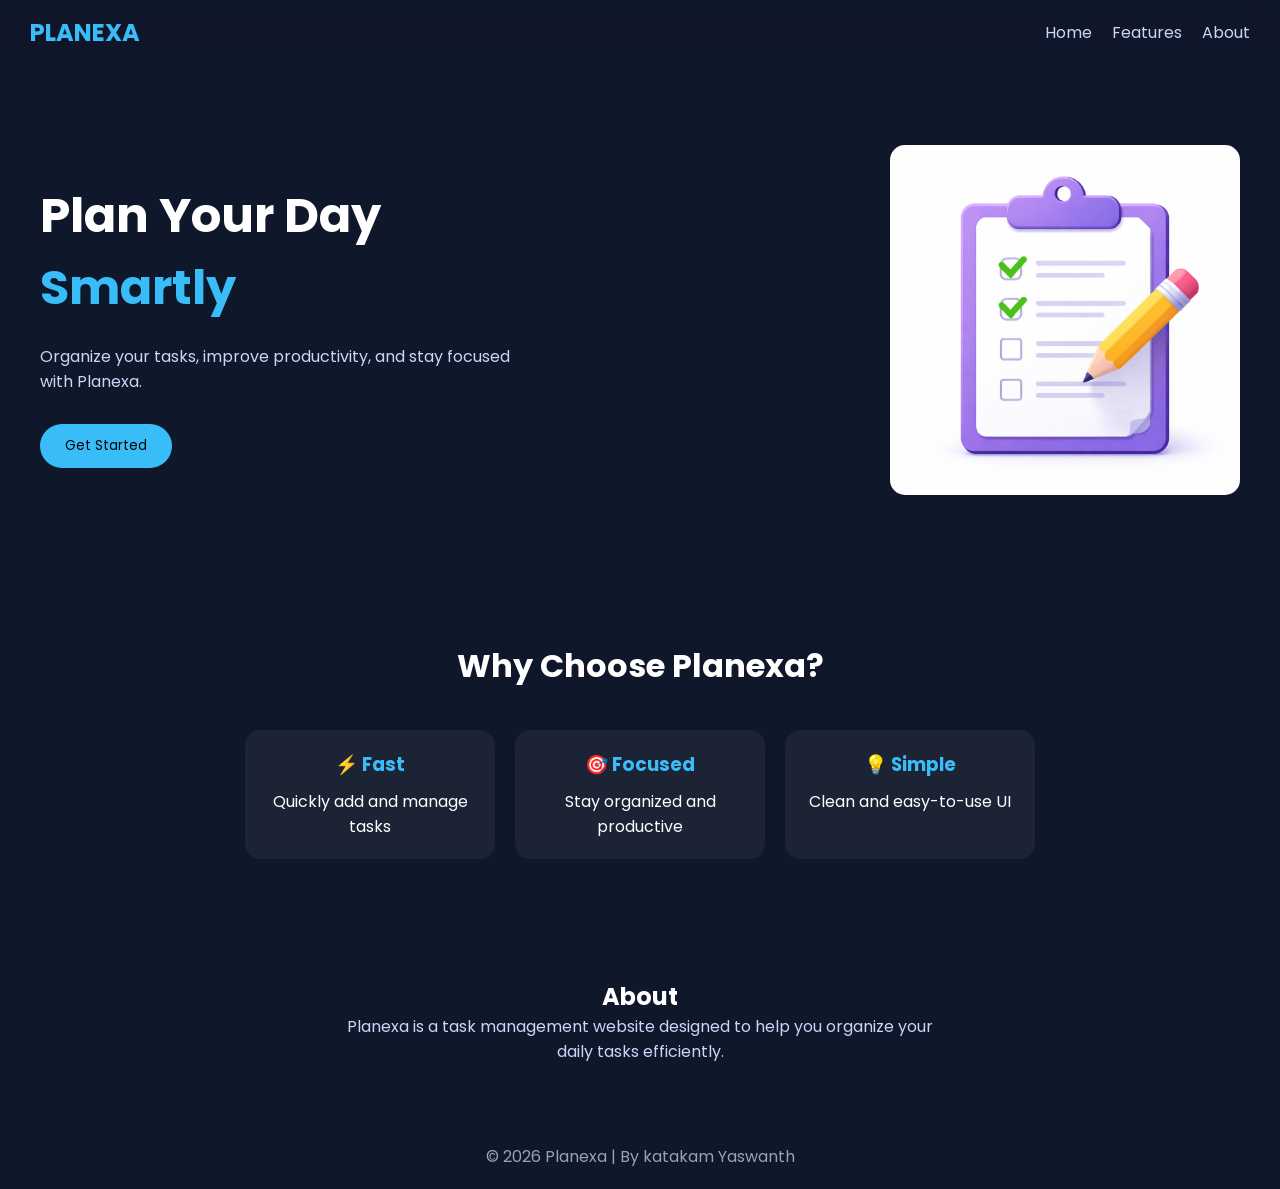
<file: index.html>
<!DOCTYPE html>
<html lang="en">
<head>
  <meta charset="UTF-8">
  <meta name="viewport" content="width=device-width, initial-scale=1.0">
  <title>Planexa</title>

  <link href="https://fonts.googleapis.com/css2?family=Poppins:wght@300;500;700&display=swap" rel="stylesheet">

  <link rel="stylesheet" href="index.css">
</head>

<body>
<nav>
  <h2>PLANEXA</h2>
  <div class="nav-links">
    <a href="#home">Home</a>
    <a href="#features">Features</a>
    <a href="#about">About</a>
  </div>
</nav>

<section id="home" class="hero">
  <div class="hero-text">
    <h1>Plan Your Day <span>Smartly</span></h1>
    <p>Organize your tasks, improve productivity, and stay focused with Planexa.</p>
    <button onclick="startApp()">Get Started </button>
  </div>

  <div class="hero-image">
    <img src="./clipboard.png" alt="preview">
  </div>
</section>

<section id="features" class="features">
  <h2>Why Choose Planexa?</h2>

  <div class="cards">
    <div class="card">
      <h3>⚡ Fast</h3>
      <p>Quickly add and manage tasks</p>
    </div>

    <div class="card">
      <h3>🎯 Focused</h3>
      <p>Stay organized and productive</p>
    </div>

    <div class="card">
      <h3>💡 Simple</h3>
      <p>Clean and easy-to-use UI</p>
    </div>
  </div>
</section>

<section id="about" class="about">
  <h2>About</h2>
  <p>
    Planexa is a task management website designed to help you organize your daily tasks efficiently.
  </p>
</section>

<footer>
  © 2026 Planexa | By katakam Yaswanth 
</footer>

<script>
function startApp() {
  window.location.href = "app.html"; 
}
</script>

</body>
</html>
</file>
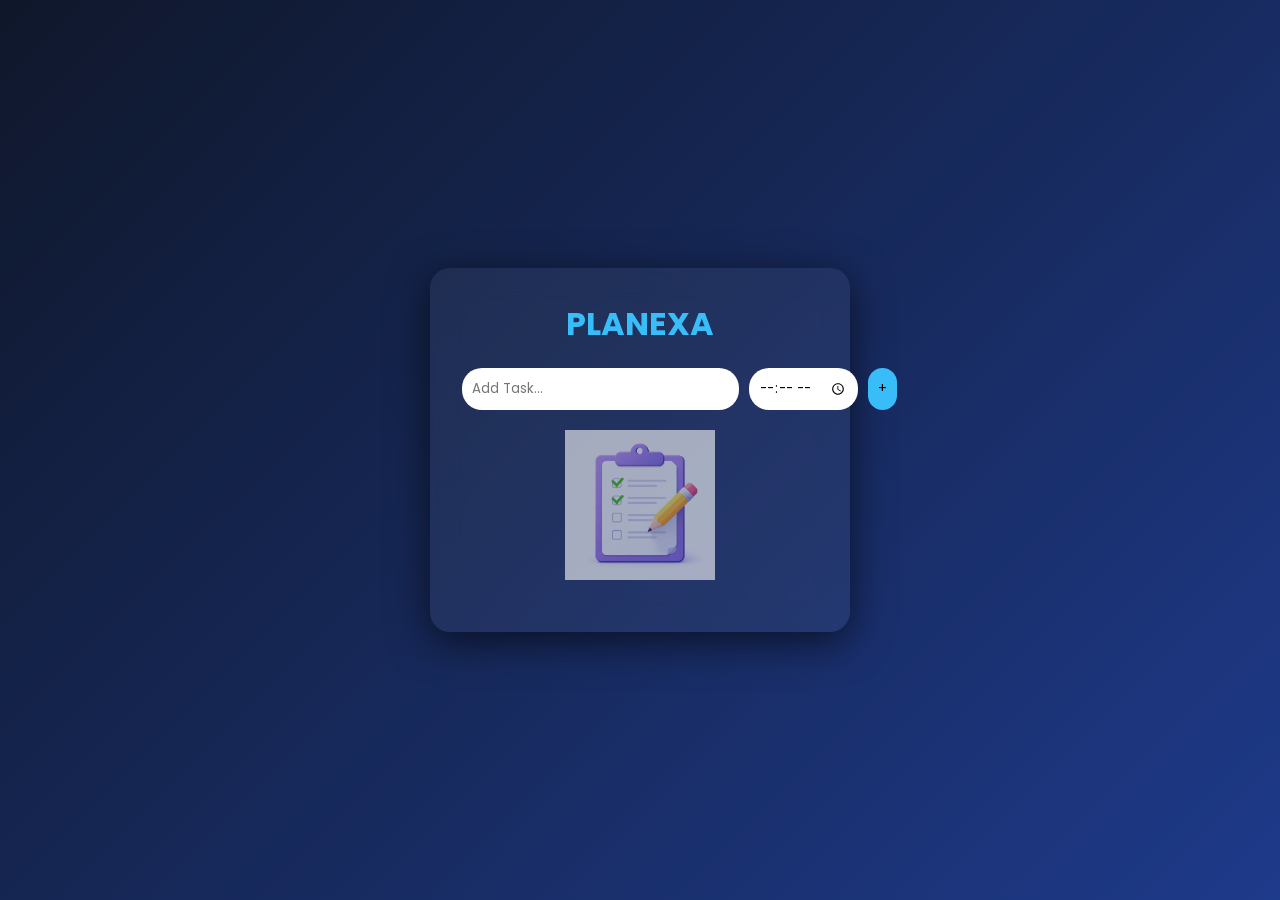
<file: app.html>
<!DOCTYPE html>
<html lang="en">
<head>
  <meta charset="UTF-8">
  <meta name="viewport" content="width=device-width, initial-scale=1.0">
  <title>Planexa App</title>

  <link href="https://fonts.googleapis.com/css2?family=Poppins&display=swap" rel="stylesheet">

  <style>
    * {
      margin: 0;
      padding: 0;
      box-sizing: border-box;
      font-family: 'Poppins', sans-serif;
    }

    body {
      display: flex;
      justify-content: center;
      align-items: center;
      min-height: 100vh;
      background: linear-gradient(135deg, #0f172a, #1e3a8a);
      padding: 10px;
    }

    .todo-app {
      width: 100%;
      max-width: 420px;
      padding: 2rem;
      border-radius: 20px;
      background: rgba(255,255,255,0.05);
      backdrop-filter: blur(15px);
      box-shadow: 0 10px 40px rgba(0,0,0,0.6);
      color: white;
    }

    h1 {
      text-align: center;
      margin-bottom: 20px;
      color: #38bdf8;
    }

    /* INPUT AREA */
    .input-area {
      display: flex;
      gap: 10px;
      margin-bottom: 20px;
    }

    input, button {
      border: none;
      outline: none;
      border-radius: 20px;
      padding: 10px;
    }

    #task-input {
      flex: 1;
    }

    #task-time {
      width: 120px;
    }

    button {
      background: #38bdf8;
      cursor: pointer;
    }

    /* TASK LIST */
    ul {
      list-style: none;
    }

    li {
      display: flex;
      align-items: center;
      justify-content: space-between;
      background: rgba(255,255,255,0.08);
      padding: 10px;
      border-radius: 10px;
      margin-bottom: 10px;
      gap: 10px;
    }

    .completed {
      text-decoration: line-through;
      opacity: 0.5;
    }

    .task-time {
      font-size: 0.8rem;
      color: #cbd5f5;
    }

    .delete-btn {
      cursor: pointer;
      background: none;
    }

    /* EMPTY IMAGE */
    .empty-image {
      display: block;
      margin: 20px auto;
      height: 150px;
      opacity: 0.6;
    }

    /* 📱 RESPONSIVE DESIGN */
    @media (max-width: 768px) {

      .input-area {
        flex-direction: column;
      }

      #task-time {
        width: 100%;
      }

      input, button {
        width: 100%;
      }

      li {
        flex-direction: column;
        align-items: flex-start;
      }

      h1 {
        font-size: 1.5rem;
      }
    }

  </style>
</head>

<body>

<div class="todo-app">
  <h1>PLANEXA</h1>

  <form class="input-area">
    <input type="text" id="task-input" placeholder="Add Task...">
    <input type="time" id="task-time">
    <button type="submit">+</button>
  </form>

  <ul id="task-list"></ul>

  <!-- 📋 EMPTY STATE IMAGE -->
  <img class="empty-image" src="./clipboard.png" alt="empty">
</div>

<script>
document.addEventListener('DOMContentLoaded', () => {

  const taskInput = document.getElementById('task-input');
  const taskTime = document.getElementById('task-time');
  const taskList = document.getElementById('task-list');
  const emptyImage = document.querySelector('.empty-image');

  /* SHOW / HIDE IMAGE */
  function toggleEmptyState() {
    emptyImage.style.display =
      taskList.children.length === 0 ? 'block' : 'none';
  }

  /* SAVE */
  function saveTasks() {
    localStorage.setItem('tasks', taskList.innerHTML);
  }

  /* LOAD */
  function loadTasks() {
    taskList.innerHTML = localStorage.getItem('tasks') || '';

    document.querySelectorAll('.checkbox').forEach(cb => {
      cb.addEventListener('change', handleCheck);
    });

    document.querySelectorAll('.delete-btn').forEach(btn => {
      btn.addEventListener('click', deleteTask);
    });

    toggleEmptyState();
  }

  /* COMPLETE */
  function handleCheck(e) {
    const text = e.target.parentElement.querySelector('.task-text');
    text.classList.toggle('completed');
    saveTasks();
  }

  /* DELETE */
  function deleteTask(e) {
    e.target.parentElement.remove();
    saveTasks();
    toggleEmptyState();
  }

  /* ADD TASK */
  document.querySelector('.input-area').addEventListener('submit', (e) => {
    e.preventDefault();

    const text = taskInput.value.trim();
    const time = taskTime.value;

    if (!text) return;

    const li = document.createElement('li');

    li.innerHTML = `
      <input type="checkbox" class="checkbox">
      <span class="task-text">${text}</span>
      <span class="task-time">${time}</span>
      <button class="delete-btn">🗑️</button>
    `;

    li.querySelector('.checkbox').addEventListener('change', handleCheck);
    li.querySelector('.delete-btn').addEventListener('click', deleteTask);

    taskList.appendChild(li);

    taskInput.value = '';
    taskTime.value = '';

    saveTasks();
    toggleEmptyState();
  });

  loadTasks();
});
</script>

</body>
</html>
</file>
<file: index.css>
* {
  margin: 0;
  padding: 0;
  box-sizing: border-box;
  font-family: 'Poppins', sans-serif;
}

html {
  scroll-behavior: smooth;
}

body {
  background: #0f172a;
  color: white;
}

/* 🔥 NAVBAR */
nav {
  position: sticky;
  top: 0;
  display: flex;
  justify-content: space-between;
  padding: 15px 30px;
  align-items: center;
  background: rgba(15,23,42,0.8);
  backdrop-filter: blur(10px);
  z-index: 1000;
}

nav h2 {
  color: #38bdf8;
}

nav .nav-links {
  display: flex;
  gap: 20px;
}

nav a {
  text-decoration: none;
  color: #cbd5f5;
  transition: 0.3s;
}

nav a:hover {
  color: white;
}

/* 🚀 HERO */
.hero {
  display: flex;
  justify-content: space-between;
  align-items: center;
  padding: 80px 40px;
  flex-wrap: wrap;
  gap: 30px;
}

.hero-text {
  max-width: 500px;
}

.hero-text h1 {
  font-size: 3rem;
  margin-bottom: 20px;
}

.hero-text span {
  color: #38bdf8;
}

.hero-text p {
  margin-bottom: 30px;
  color: #cbd5f5;
}

.hero-text button {
  padding: 12px 25px;
  border-radius: 25px;
  border: none;
  background: #38bdf8;
  cursor: pointer;
  transition: 0.3s;
}

.hero-text button:hover {
  transform: scale(1.1);
  box-shadow: 0 0 20px #38bdf8;
}

.hero-image {
  width: 350px;
}

.hero-image img {
  width: 100%;
  border-radius: 15px;
}

/* 🎯 FEATURES */
.features {
  padding: 60px 20px;
  text-align: center;
}

.features h2 {
  margin-bottom: 40px;
  font-size: 2rem;
}

.cards {
  display: flex;
  gap: 20px;
  justify-content: center;
  flex-wrap: wrap;
}

.card {
  width: 250px;
  padding: 20px;
  border-radius: 15px;
  background: rgba(255,255,255,0.05);
  transition: 0.3s;
}

.card:hover {
  transform: translateY(-10px);
  box-shadow: 0 10px 25px rgba(0,0,0,0.5);
}

.card h3 {
  color: #38bdf8;
  margin-bottom: 10px;
}

/* 💡 ABOUT */
.about {
  padding: 60px 20px;
  text-align: center;
}

.about p {
  max-width: 600px;
  margin: auto;
  color: #cbd5f5;
}

/* 🔚 FOOTER */
footer {
  text-align: center;
  padding: 20px;
  color: #94a3b8;
}

/* 📱 RESPONSIVE */
@media (max-width: 768px) {

  nav {
    flex-direction: column;
    gap: 10px;
  }

  .hero {
    flex-direction: column;
    text-align: center;
  }

  .hero-text h1 {
    font-size: 2rem;
  }

  .hero-image {
    width: 100%;
    max-width: 300px;
  }

}
</file>
